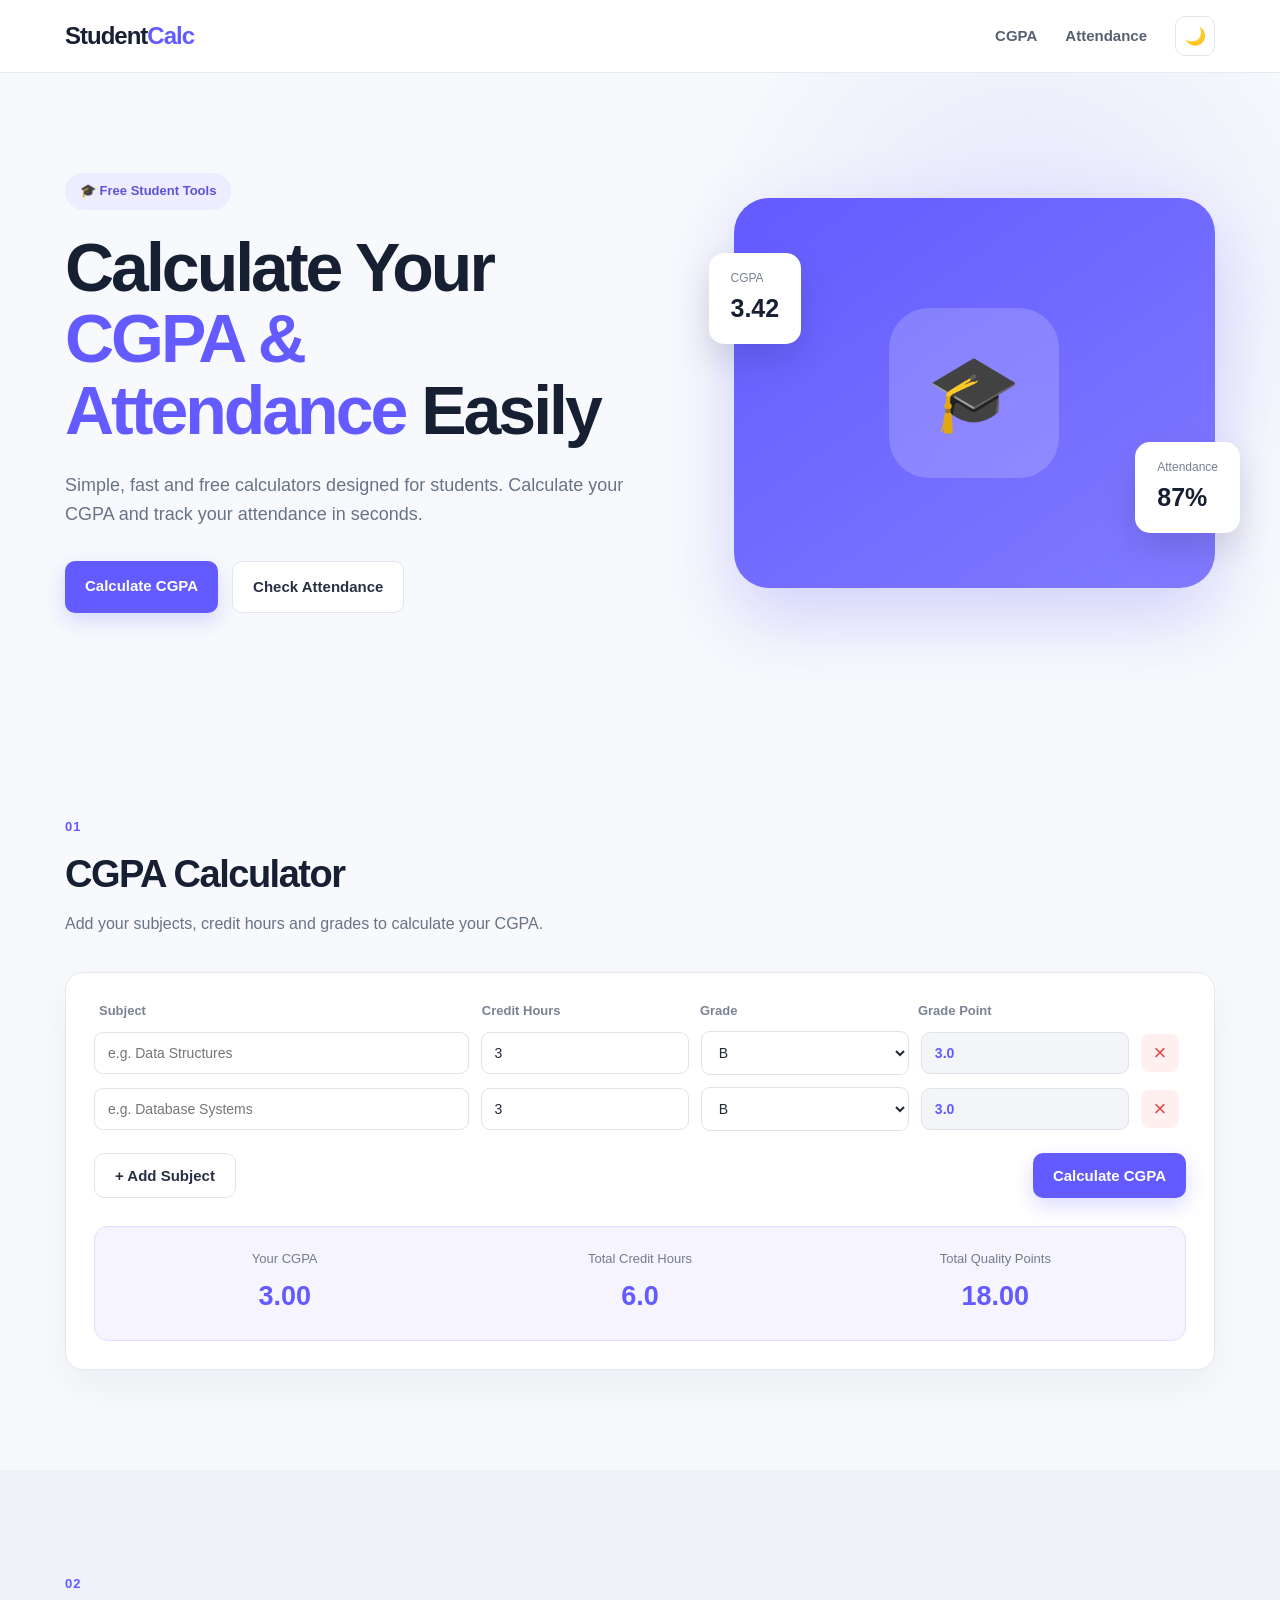
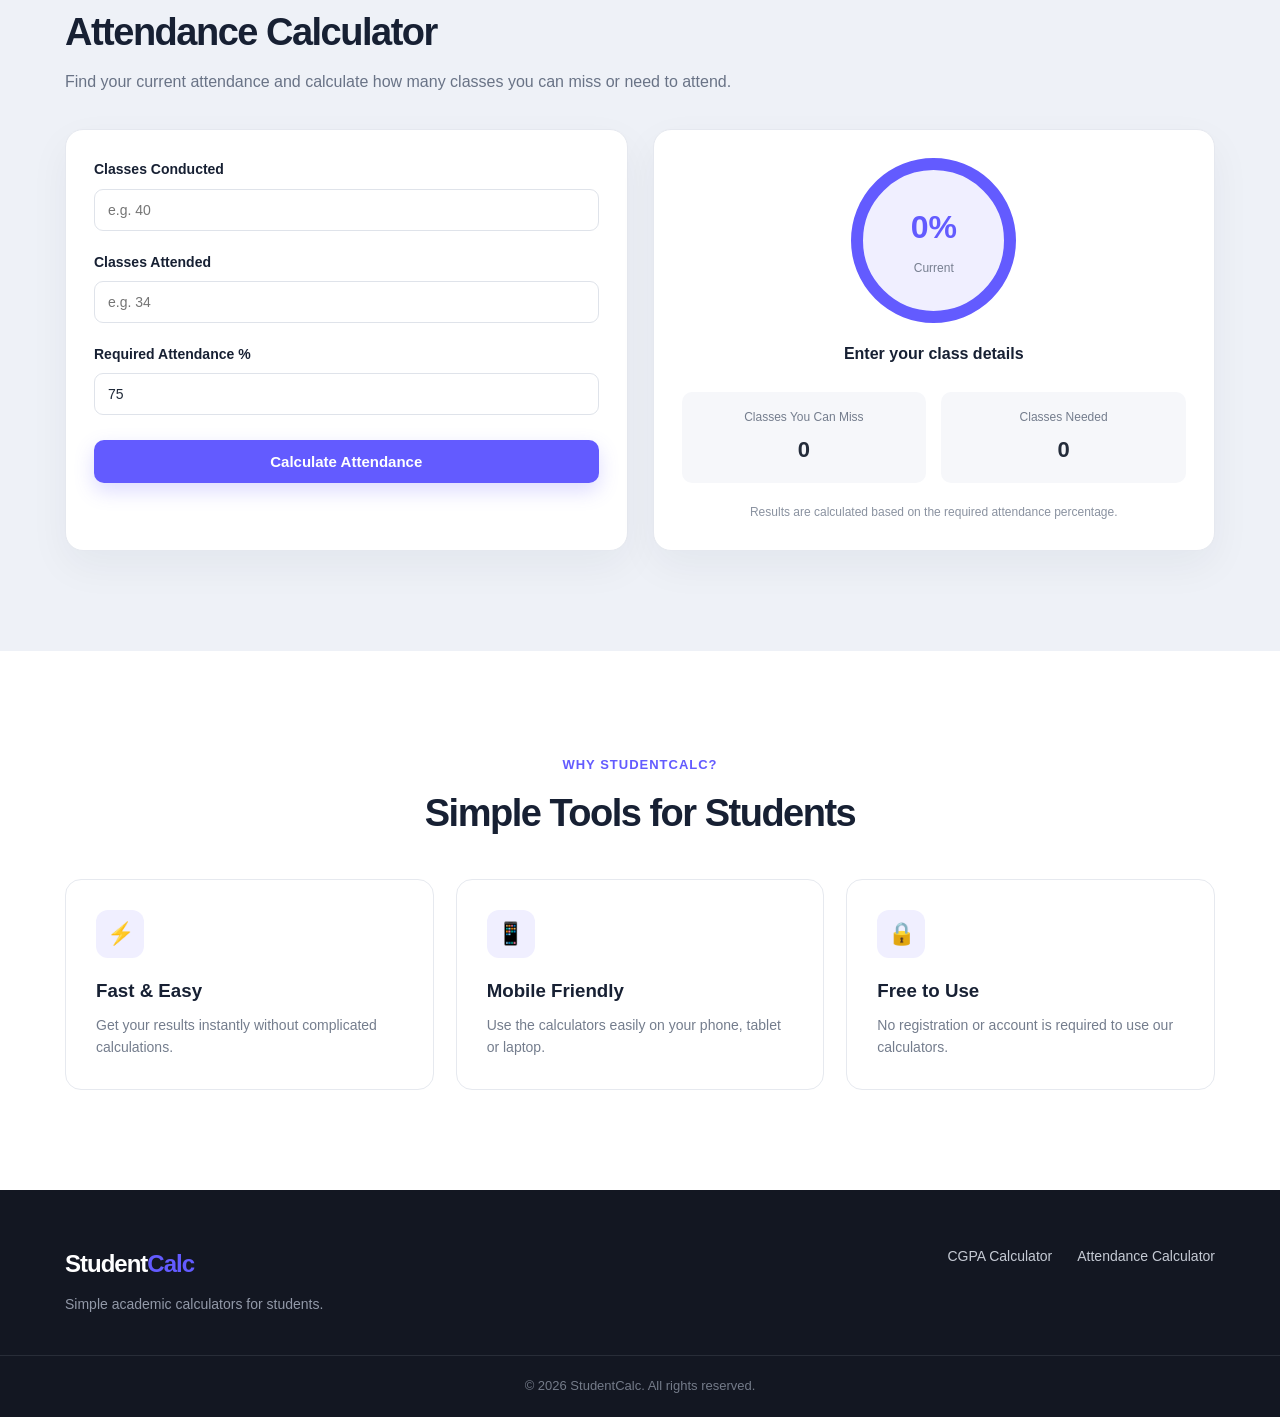
<file: index.html>
<!DOCTYPE html>
<html lang="en">
<head>
    <meta charset="UTF-8">
    <meta name="viewport" content="width=device-width, initial-scale=1.0">

    <meta name="description" content="Free CGPA and Attendance Calculator for students. Calculate your CGPA and find out how many classes you can miss or need to attend.">
    <meta name="keywords" content="CGPA calculator, GPA calculator, attendance calculator, student calculator">
    <meta name="author" content="StudentCalc">

    <title>StudentCalc - CGPA & Attendance Calculator</title>


    <link rel="stylesheet" href="style.css">
</head>

<body>

    <!-- Header -->
    <header class="header">
        <div class="container nav">
            <a href="#" class="logo">
                Student<span>Calc</span>
            </a>

            <nav>
                <a href="#cgpa">CGPA</a>
                <a href="#attendance">Attendance</a>
                <button id="themeToggle" class="theme-btn" aria-label="Toggle dark mode">
                    🌙
                </button>
            </nav>
        </div>
    </header>


    <!-- Hero -->
    <section class="hero">
        <div class="container hero-content">

            <div class="hero-text">
                <div class="badge">🎓 Free Student Tools</div>

                <h1>
                    Calculate Your
                    <span>CGPA & Attendance</span>
                    Easily
                </h1>

                <p>
                    Simple, fast and free calculators designed for students.
                    Calculate your CGPA and track your attendance in seconds.
                </p>

                <div class="hero-buttons">
                    <a href="#cgpa" class="btn primary-btn">Calculate CGPA</a>
                    <a href="#attendance" class="btn secondary-btn">Check Attendance</a>
                </div>
            </div>

            <div class="hero-card">
                <div class="floating-card card-one">
                    <span>CGPA</span>
                    <strong>3.42</strong>
                </div>

                <div class="floating-card card-two">
                    <span>Attendance</span>
                    <strong>87%</strong>
                </div>

                <div class="calculator-icon">
                    🎓
                </div>
            </div>

        </div>
    </section>


    <!-- CGPA Calculator -->
    <section id="cgpa" class="calculator-section">
        <div class="container">

            <div class="section-heading">
                <span>01</span>
                <h2>CGPA Calculator</h2>
                <p>
                    Add your subjects, credit hours and grades to calculate your CGPA.
                </p>
            </div>

            <div class="calculator-card">

                <div class="table-header">
                    <div>Subject</div>
                    <div>Credit Hours</div>
                    <div>Grade</div>
                    <div>Grade Point</div>
                    <div></div>
                </div>

                <div id="subjectsContainer">

                    <div class="subject-row">
                        <input type="text" placeholder="e.g. Data Structures" class="subject-name">

                        <input type="number"
                               min="1"
                               max="10"
                               value="3"
                               class="credit-hours">

                        <select class="grade">
                            <option value="4.0">A</option>
                            <option value="3.7">A-</option>
                            <option value="3.3">B+</option>
                            <option value="3.0" selected>B</option>
                            <option value="2.7">B-</option>
                            <option value="2.3">C+</option>
                            <option value="2.0">C</option>
                            <option value="1.7">C-</option>
                            <option value="1.3">D+</option>
                            <option value="1.0">D</option>
                            <option value="0.0">F</option>
                        </select>

                        <input type="text" value="3.0" class="grade-point" readonly>

                        <button class="delete-btn" onclick="removeSubject(this)">
                            ×
                        </button>
                    </div>

                    <div class="subject-row">
                        <input type="text" placeholder="e.g. Database Systems" class="subject-name">

                        <input type="number"
                               min="1"
                               max="10"
                               value="3"
                               class="credit-hours">

                        <select class="grade">
                            <option value="4.0">A</option>
                            <option value="3.7">A-</option>
                            <option value="3.3">B+</option>
                            <option value="3.0" selected>B</option>
                            <option value="2.7">B-</option>
                            <option value="2.3">C+</option>
                            <option value="2.0">C</option>
                            <option value="1.7">C-</option>
                            <option value="1.3">D+</option>
                            <option value="1.0">D</option>
                            <option value="0.0">F</option>
                        </select>

                        <input type="text" value="3.0" class="grade-point" readonly>

                        <button class="delete-btn" onclick="removeSubject(this)">
                            ×
                        </button>
                    </div>

                </div>

                <div class="calculator-actions">
                    <button id="addSubject" class="btn secondary-btn">
                        + Add Subject
                    </button>

                    <button id="calculateCGPA" class="btn primary-btn">
                        Calculate CGPA
                    </button>
                </div>

                <div id="cgpaResult" class="result-box">
                    <div>
                        <span>Your CGPA</span>
                        <strong id="cgpaValue">0.00</strong>
                    </div>

                    <div>
                        <span>Total Credit Hours</span>
                        <strong id="totalCredits">0</strong>
                    </div>

                    <div>
                        <span>Total Quality Points</span>
                        <strong id="qualityPoints">0.00</strong>
                    </div>
                </div>

            </div>
        </div>
    </section>


    <!-- Attendance Calculator -->
    <section id="attendance" class="calculator-section attendance-section">
        <div class="container">

            <div class="section-heading">
                <span>02</span>
                <h2>Attendance Calculator</h2>
                <p>
                    Find your current attendance and calculate how many classes
                    you can miss or need to attend.
                </p>
            </div>

            <div class="attendance-grid">

                <div class="calculator-card attendance-card">

                    <div class="input-group">
                        <label for="conducted">
                            Classes Conducted
                        </label>

                        <input
                            type="number"
                            id="conducted"
                            min="0"
                            placeholder="e.g. 40"
                        >
                    </div>

                    <div class="input-group">
                        <label for="attended">
                            Classes Attended
                        </label>

                        <input
                            type="number"
                            id="attended"
                            min="0"
                            placeholder="e.g. 34"
                        >
                    </div>

                    <div class="input-group">
                        <label for="requiredAttendance">
                            Required Attendance %
                        </label>

                        <input
                            type="number"
                            id="requiredAttendance"
                            min="1"
                            max="100"
                            value="75"
                        >
                    </div>

                    <button id="calculateAttendance" class="btn primary-btn full-btn">
                        Calculate Attendance
                    </button>

                </div>


                <div class="calculator-card attendance-result-card">

                    <div class="attendance-circle">
                        <div>
                            <strong id="attendancePercentage">0%</strong>
                            <span>Current</span>
                        </div>
                    </div>

                    <div class="attendance-status" id="attendanceStatus">
                        Enter your class details
                    </div>

                    <div class="attendance-info">

                        <div class="info-item">
                            <span>Classes You Can Miss</span>
                            <strong id="canMiss">0</strong>
                        </div>

                        <div class="info-item">
                            <span>Classes Needed</span>
                            <strong id="classesNeeded">0</strong>
                        </div>

                    </div>

                    <p class="small-note">
                        Results are calculated based on the required attendance percentage.
                    </p>

                </div>

            </div>

        </div>
    </section>


    <!-- Features -->
    <section class="features">
        <div class="container">

            <div class="section-heading center">
                <span>WHY STUDENTCALC?</span>
                <h2>Simple Tools for Students</h2>
            </div>

            <div class="feature-grid">

                <div class="feature-card">
                    <div class="feature-icon">⚡</div>
                    <h3>Fast & Easy</h3>
                    <p>
                        Get your results instantly without complicated calculations.
                    </p>
                </div>

                <div class="feature-card">
                    <div class="feature-icon">📱</div>
                    <h3>Mobile Friendly</h3>
                    <p>
                        Use the calculators easily on your phone, tablet or laptop.
                    </p>
                </div>

                <div class="feature-card">
                    <div class="feature-icon">🔒</div>
                    <h3>Free to Use</h3>
                    <p>
                        No registration or account is required to use our calculators.
                    </p>
                </div>

            </div>

        </div>
    </section>


    <!-- Footer -->
    <footer class="footer">

        <div class="container footer-content">

            <div>
                <a href="#" class="logo">
                    Student<span>Calc</span>
                </a>

                <p>
                    Simple academic calculators for students.
                </p>
            </div>

            <div class="footer-links">
                <a href="#cgpa">CGPA Calculator</a>
                <a href="#attendance">Attendance Calculator</a>
            </div>

        </div>

        <div class="copyright">
            © 2026 StudentCalc. All rights reserved.
        </div>

    </footer>


    <script src="script.js"></script>

</body>
</html>
</file>
<file: style.css>
/* =========================
   RESET
========================= */

* {
    margin: 0;
    padding: 0;
    box-sizing: border-box;
}

html {
    scroll-behavior: smooth;
}

body {
    font-family: Arial, Helvetica, sans-serif;
    background: #f7f9fc;
    color: #172033;
    line-height: 1.6;
    transition: 0.3s ease;
}

a {
    text-decoration: none;
    color: inherit;
}

button,
input,
select {
    font-family: inherit;
}


/* =========================
   CONTAINER
========================= */

.container {
    width: 90%;
    max-width: 1150px;
    margin: auto;
}


/* =========================
   HEADER
========================= */

.header {
    background: rgba(255, 255, 255, 0.95);
    border-bottom: 1px solid #e7eaf0;
    position: sticky;
    top: 0;
    z-index: 1000;
    backdrop-filter: blur(10px);
}

.nav {
    height: 72px;
    display: flex;
    align-items: center;
    justify-content: space-between;
}

.logo {
    font-size: 24px;
    font-weight: 800;
    letter-spacing: -1px;
}

.logo span {
    color: #635bff;
}

nav {
    display: flex;
    align-items: center;
    gap: 28px;
}

nav a {
    font-size: 15px;
    font-weight: 600;
    color: #566070;
    transition: 0.2s;
}

nav a:hover {
    color: #635bff;
}

.theme-btn {
    width: 40px;
    height: 40px;
    border: 1px solid #e1e5ec;
    background: white;
    border-radius: 10px;
    cursor: pointer;
    font-size: 17px;
}


/* =========================
   HERO
========================= */

.hero {
    padding: 100px 0;
    background:
        radial-gradient(circle at 80% 30%, rgba(99, 91, 255, 0.12), transparent 30%),
        #f7f9fc;
}

.hero-content {
    display: grid;
    grid-template-columns: 1.1fr 0.9fr;
    align-items: center;
    gap: 80px;
}

.badge {
    display: inline-block;
    background: #eeecff;
    color: #5b54d6;
    padding: 8px 15px;
    border-radius: 30px;
    font-size: 13px;
    font-weight: 700;
    margin-bottom: 22px;
}

.hero h1 {
    font-size: clamp(42px, 6vw, 68px);
    line-height: 1.05;
    letter-spacing: -3px;
    margin-bottom: 25px;
}

.hero h1 span {
    color: #635bff;
}

.hero p {
    max-width: 570px;
    color: #697386;
    font-size: 18px;
    margin-bottom: 32px;
}

.hero-buttons {
    display: flex;
    gap: 14px;
    flex-wrap: wrap;
}


/* =========================
   BUTTONS
========================= */

.btn {
    border: none;
    padding: 13px 20px;
    border-radius: 10px;
    font-size: 15px;
    font-weight: 700;
    cursor: pointer;
    transition: 0.25s;
    display: inline-block;
}

.primary-btn {
    background: #635bff;
    color: white;
    box-shadow: 0 8px 20px rgba(99, 91, 255, 0.22);
}

.primary-btn:hover {
    background: #5149e5;
    transform: translateY(-2px);
}

.secondary-btn {
    background: white;
    color: #273043;
    border: 1px solid #e1e5ec;
}

.secondary-btn:hover {
    border-color: #635bff;
    color: #635bff;
}


/* =========================
   HERO CARD
========================= */

.hero-card {
    height: 390px;
    background: linear-gradient(145deg, #635bff, #817aff);
    border-radius: 35px;
    position: relative;
    display: flex;
    align-items: center;
    justify-content: center;
    box-shadow: 0 30px 70px rgba(99, 91, 255, 0.25);
}

.calculator-icon {
    width: 170px;
    height: 170px;
    border-radius: 40px;
    background: rgba(255, 255, 255, 0.18);
    backdrop-filter: blur(10px);
    display: flex;
    align-items: center;
    justify-content: center;
    font-size: 75px;
}

.floating-card {
    position: absolute;
    background: white;
    padding: 16px 22px;
    border-radius: 15px;
    box-shadow: 0 15px 35px rgba(0, 0, 0, 0.12);
}

.floating-card span {
    display: block;
    color: #777f90;
    font-size: 12px;
}

.floating-card strong {
    font-size: 25px;
}

.card-one {
    top: 55px;
    left: -25px;
}

.card-two {
    bottom: 55px;
    right: -25px;
}


/* =========================
   SECTIONS
========================= */

.calculator-section {
    padding: 100px 0;
}

.attendance-section {
    background: #eef1f7;
}

.section-heading {
    margin-bottom: 35px;
}

.section-heading > span {
    color: #635bff;
    font-size: 13px;
    font-weight: 800;
    letter-spacing: 1px;
}

.section-heading h2 {
    font-size: 38px;
    letter-spacing: -1.5px;
    margin: 6px 0;
}

.section-heading p {
    color: #697386;
}

.section-heading.center {
    text-align: center;
}


/* =========================
   CALCULATOR CARD
========================= */

.calculator-card {
    background: white;
    border: 1px solid #e5e8ef;
    border-radius: 18px;
    padding: 28px;
    box-shadow: 0 15px 40px rgba(28, 39, 60, 0.05);
}


/* =========================
   CGPA TABLE
========================= */

.table-header,
.subject-row {
    display: grid;
    grid-template-columns: 1.8fr 1fr 1fr 1fr 45px;
    gap: 12px;
    align-items: center;
}

.table-header {
    color: #7a8393;
    font-size: 13px;
    font-weight: 700;
    padding: 0 5px 10px;
}

.subject-row {
    margin-bottom: 12px;
}

.subject-row input,
.subject-row select,
.input-group input {
    width: 100%;
    padding: 12px 13px;
    border: 1px solid #dfe3ea;
    border-radius: 9px;
    outline: none;
    background: white;
    color: #202938;
    font-size: 14px;
    transition: 0.2s;
}

.subject-row input:focus,
.subject-row select:focus,
.input-group input:focus {
    border-color: #635bff;
    box-shadow: 0 0 0 3px rgba(99, 91, 255, 0.1);
}

.grade-point {
    background: #f4f5f8 !important;
    color: #635bff !important;
    font-weight: 700;
}

.delete-btn {
    width: 38px;
    height: 38px;
    border: none;
    border-radius: 8px;
    background: #fff0f0;
    color: #e5484d;
    font-size: 22px;
    cursor: pointer;
}

.delete-btn:hover {
    background: #ffe0e0;
}

.calculator-actions {
    display: flex;
    justify-content: space-between;
    gap: 15px;
    margin-top: 22px;
}


/* =========================
   RESULT
========================= */

.result-box {
    margin-top: 28px;
    background: #f5f4ff;
    border: 1px solid #dfddff;
    border-radius: 14px;
    padding: 22px;
    display: grid;
    grid-template-columns: repeat(3, 1fr);
    gap: 20px;
}

.result-box div {
    text-align: center;
}

.result-box span {
    display: block;
    color: #737b8c;
    font-size: 13px;
    margin-bottom: 5px;
}

.result-box strong {
    font-size: 27px;
    color: #635bff;
}


/* =========================
   ATTENDANCE
========================= */

.attendance-grid {
    display: grid;
    grid-template-columns: 1fr 1fr;
    gap: 25px;
}

.input-group {
    margin-bottom: 20px;
}

.input-group label {
    display: block;
    font-size: 14px;
    font-weight: 700;
    margin-bottom: 8px;
}

.full-btn {
    width: 100%;
    margin-top: 5px;
}

.attendance-result-card {
    display: flex;
    flex-direction: column;
    align-items: center;
    justify-content: center;
}

.attendance-circle {
    width: 165px;
    height: 165px;
    border-radius: 50%;
    background: #f0efff;
    border: 12px solid #635bff;
    display: flex;
    align-items: center;
    justify-content: center;
    margin-bottom: 18px;
}

.attendance-circle div {
    text-align: center;
}

.attendance-circle strong {
    display: block;
    font-size: 32px;
    color: #635bff;
}

.attendance-circle span {
    font-size: 12px;
    color: #777f90;
}

.attendance-status {
    font-weight: 700;
    margin-bottom: 25px;
    text-align: center;
}

.attendance-info {
    width: 100%;
    display: grid;
    grid-template-columns: 1fr 1fr;
    gap: 15px;
}

.info-item {
    background: #f6f7fa;
    padding: 16px;
    border-radius: 10px;
    text-align: center;
}

.info-item span {
    display: block;
    font-size: 12px;
    color: #747d8d;
    margin-bottom: 5px;
}

.info-item strong {
    font-size: 22px;
    color: #242c3a;
}

.small-note {
    color: #8a92a0;
    font-size: 12px;
    margin-top: 20px;
    text-align: center;
}


/* =========================
   FEATURES
========================= */

.features {
    padding: 100px 0;
    background: white;
}

.feature-grid {
    display: grid;
    grid-template-columns: repeat(3, 1fr);
    gap: 22px;
}

.feature-card {
    padding: 30px;
    border: 1px solid #e6e9ef;
    border-radius: 16px;
    background: white;
    transition: 0.25s;
}

.feature-card:hover {
    transform: translateY(-5px);
    box-shadow: 0 15px 35px rgba(20, 30, 50, 0.08);
}

.feature-icon {
    width: 48px;
    height: 48px;
    border-radius: 12px;
    background: #f0efff;
    display: flex;
    align-items: center;
    justify-content: center;
    font-size: 22px;
    margin-bottom: 18px;
}

.feature-card h3 {
    margin-bottom: 8px;
}

.feature-card p {
    color: #747d8d;
    font-size: 14px;
}


/* =========================
   FOOTER
========================= */

.footer {
    background: #131722;
    color: white;
    padding-top: 55px;
}

.footer-content {
    display: flex;
    justify-content: space-between;
    gap: 30px;
    padding-bottom: 40px;
}

.footer p {
    color: #9299a8;
    margin-top: 10px;
    font-size: 14px;
}

.footer-links {
    display: flex;
    gap: 25px;
    color: #c5cad4;
    font-size: 14px;
}

.copyright {
    border-top: 1px solid #282d38;
    padding: 20px;
    text-align: center;
    color: #747b89;
    font-size: 13px;
}


/* =========================
   DARK MODE
========================= */

body.dark {
    background: #10131b;
    color: #f2f4f8;
}

body.dark .header {
    background: rgba(16, 19, 27, 0.95);
    border-color: #292e39;
}

body.dark nav a {
    color: #b7bdc9;
}

body.dark .theme-btn,
body.dark .secondary-btn {
    background: #191d27;
    color: #f2f4f8;
    border-color: #303642;
}

body.dark .hero {
    background: #10131b;
}

body.dark .hero p,
body.dark .section-heading p {
    color: #9da5b4;
}

body.dark .calculator-section {
    background: #10131b;
}

body.dark .attendance-section {
    background: #151923;
}

body.dark .calculator-card,
body.dark .feature-card {
    background: #191d27;
    border-color: #2d3340;
}

body.dark .subject-row input,
body.dark .subject-row select,
body.dark .input-group input {
    background: #11141c;
    color: #f1f3f7;
    border-color: #343a47;
}

body.dark .grade-point {
    background: #242938 !important;
}

body.dark .result-box {
    background: #202039;
    border-color: #39385e;
}

body.dark .attendance-circle {
    background: #23213c;
}

body.dark .info-item {
    background: #222630;
}

body.dark .info-item strong {
    color: #f2f4f8;
}

body.dark .features {
    background: #10131b;
}

body.dark .footer {
    background: #090b10;
}


/* =========================
   RESPONSIVE
========================= */

@media (max-width: 850px) {

    .hero {
        padding: 70px 0;
    }

    .hero-content {
        grid-template-columns: 1fr;
        gap: 50px;
    }

    .hero-card {
        max-width: 550px;
        width: 100%;
        margin: auto;
    }

    .attendance-grid {
        grid-template-columns: 1fr;
    }

    .feature-grid {
        grid-template-columns: 1fr;
    }

    .result-box {
        grid-template-columns: 1fr;
    }
}


@media (max-width: 650px) {

    .container {
        width: 92%;
    }

    .nav {
        height: 65px;
    }

    nav {
        gap: 12px;
    }

    nav a {
        display: none;
    }

    .hero h1 {
        font-size: 43px;
        letter-spacing: -2px;
    }

    .hero-card {
        height: 300px;
    }

    .calculator-icon {
        width: 120px;
        height: 120px;
        font-size: 55px;
    }

    .floating-card {
        padding: 12px 15px;
    }

    .card-one {
        left: 10px;
        top: 25px;
    }

    .card-two {
        right: 10px;
        bottom: 25px;
    }

    .section-heading h2 {
        font-size: 31px;
    }

    .calculator-card {
        padding: 18px;
    }

    .table-header {
        display: none;
    }

    .subject-row {
        grid-template-columns: 1fr 1fr;
        padding: 15px;
        border: 1px solid #e4e7ed;
        border-radius: 12px;
        margin-bottom: 15px;
    }

    .subject-name {
        grid-column: 1 / 3;
    }

    .grade-point {
        grid-column: 1 / 2;
    }

    .delete-btn {
        justify-self: end;
    }

    .calculator-actions {
        flex-direction: column;
    }

    .calculator-actions .btn {
        width: 100%;
    }

    .footer-content {
        flex-direction: column;
    }

    .footer-links {
        flex-direction: column;
        gap: 10px;
    }
}
</file>
